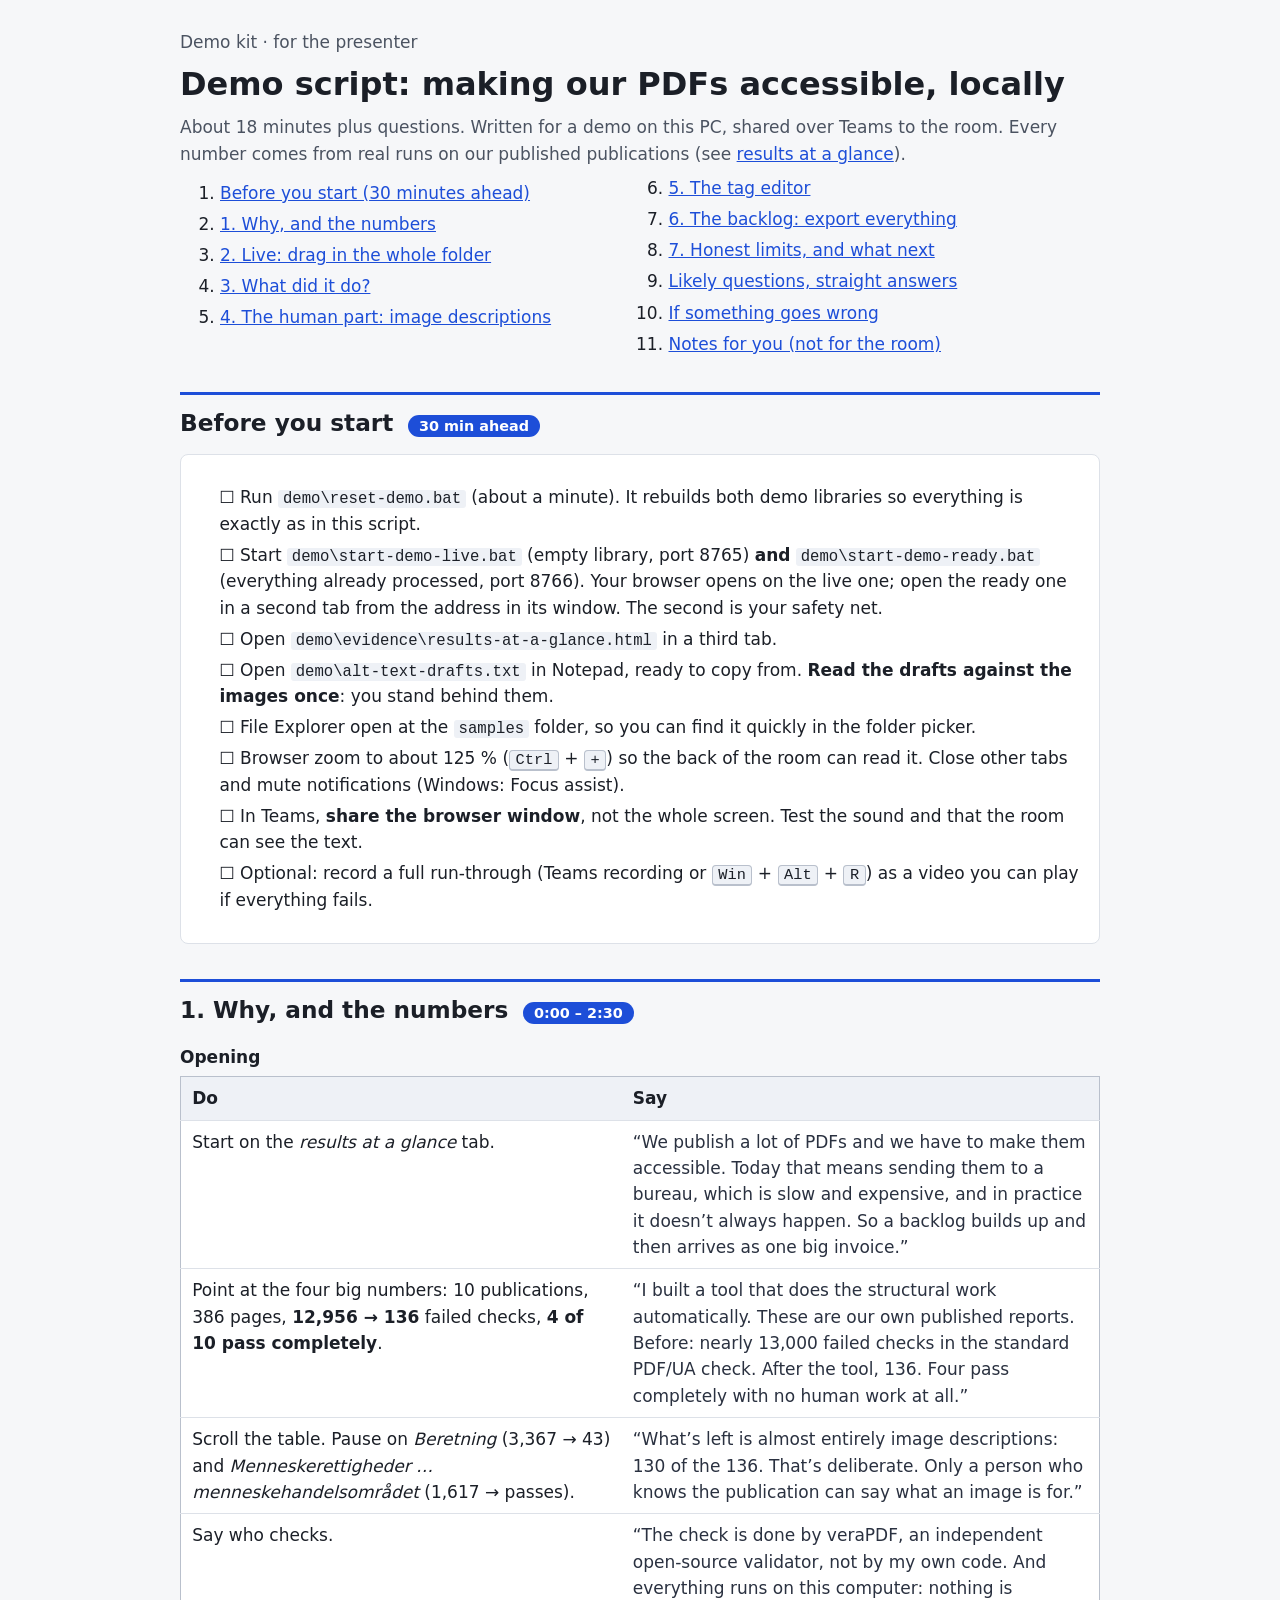
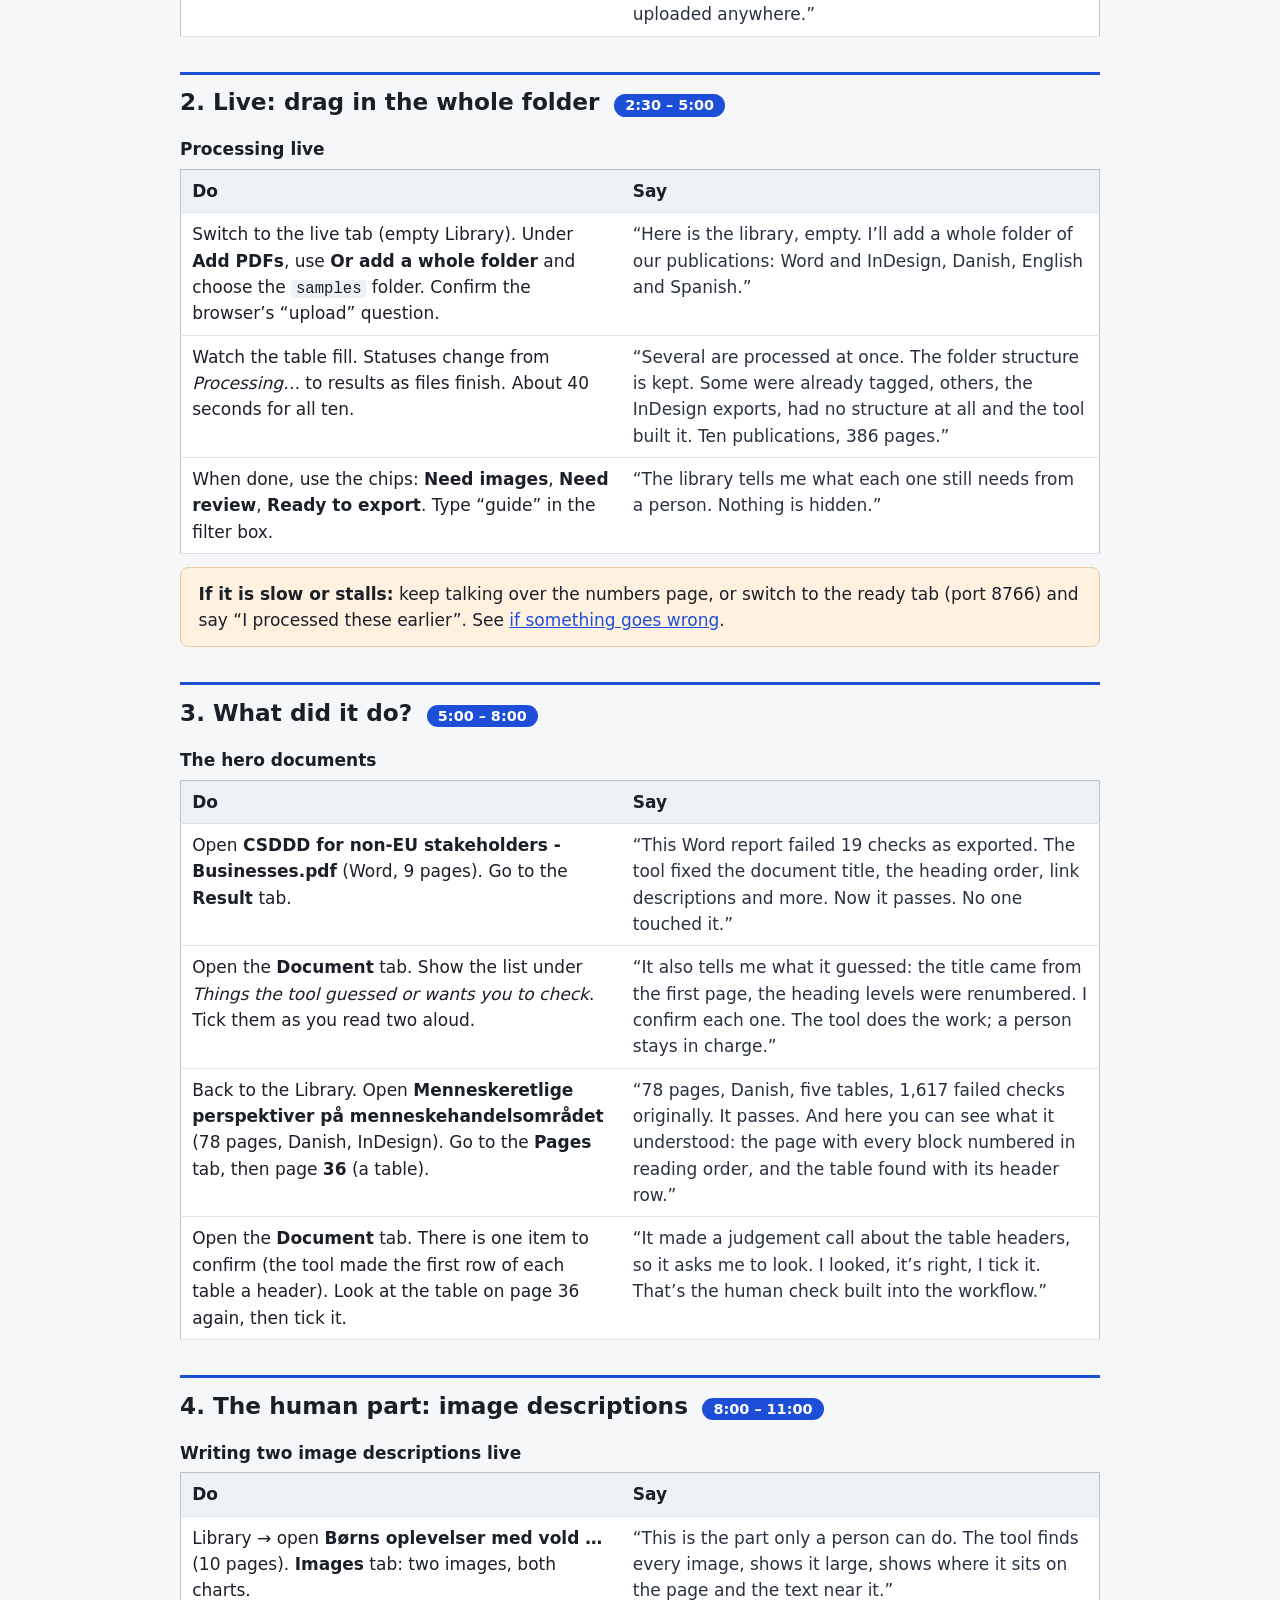
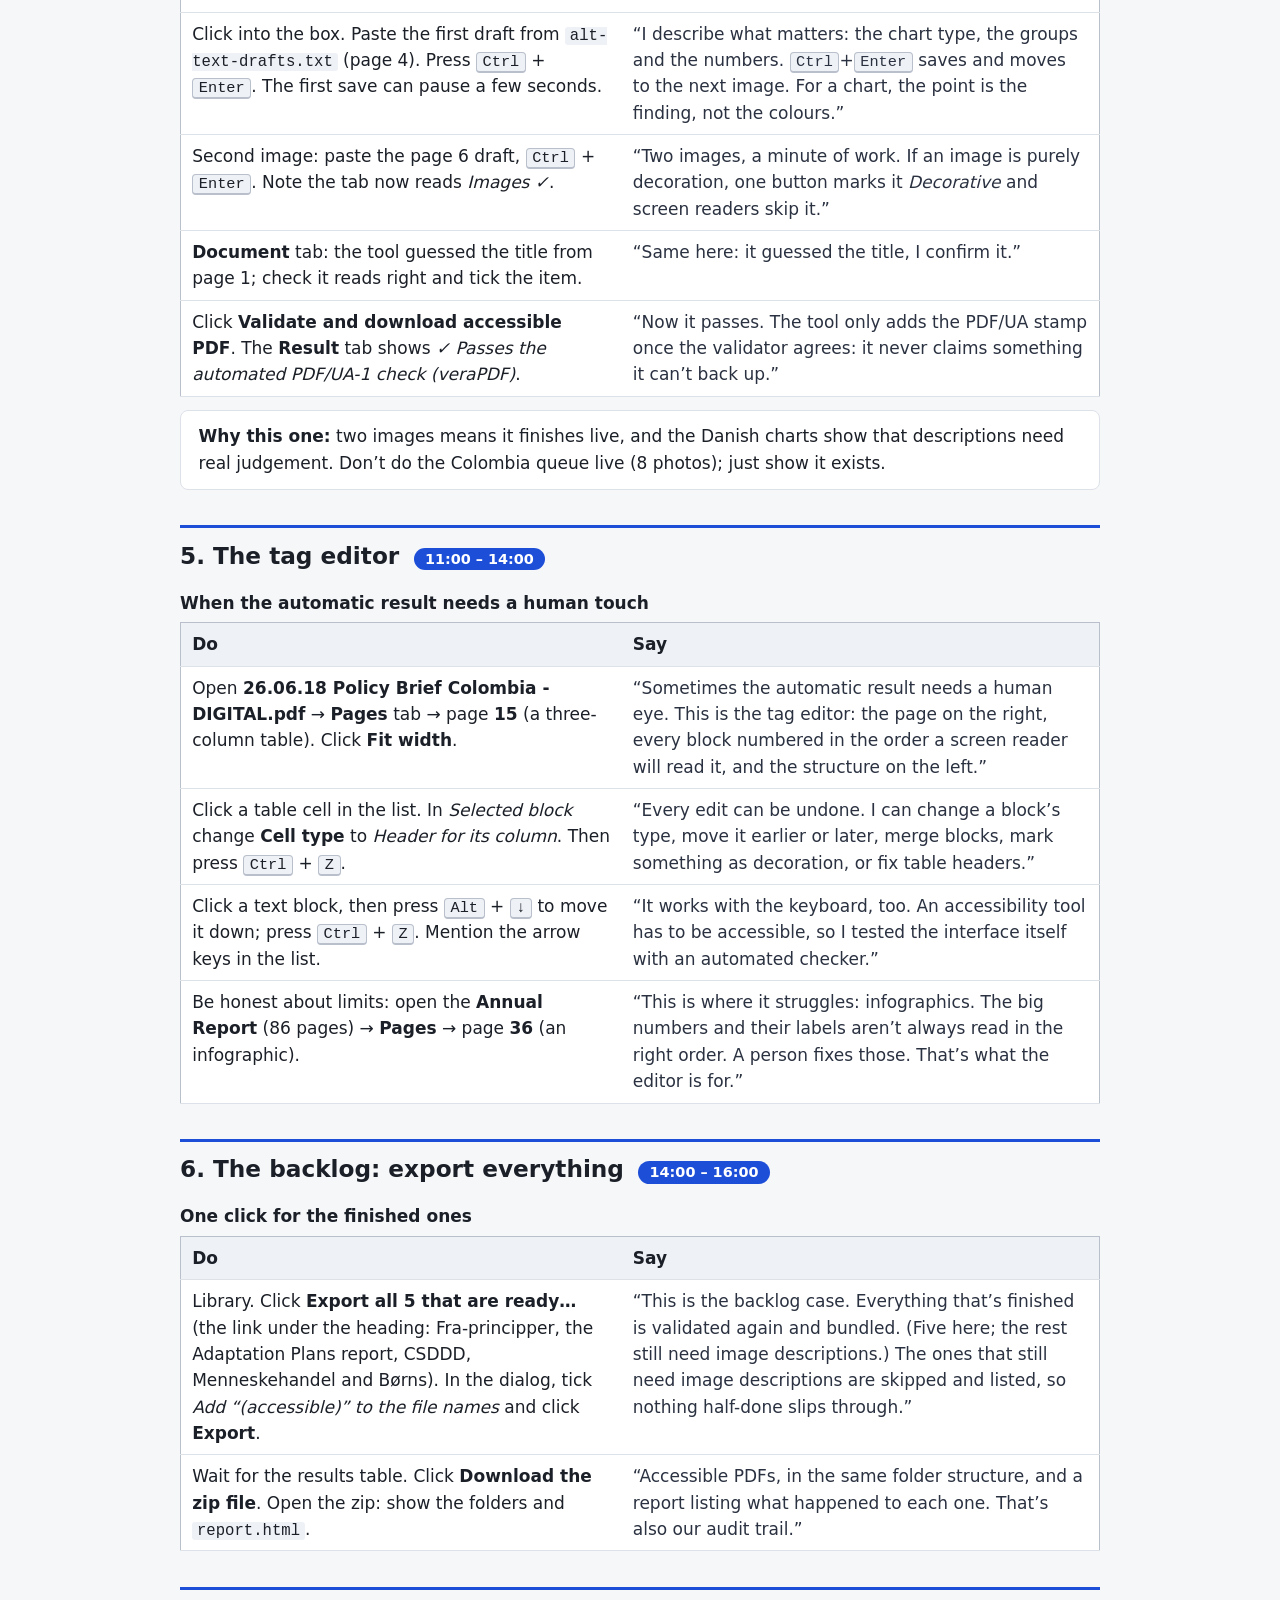
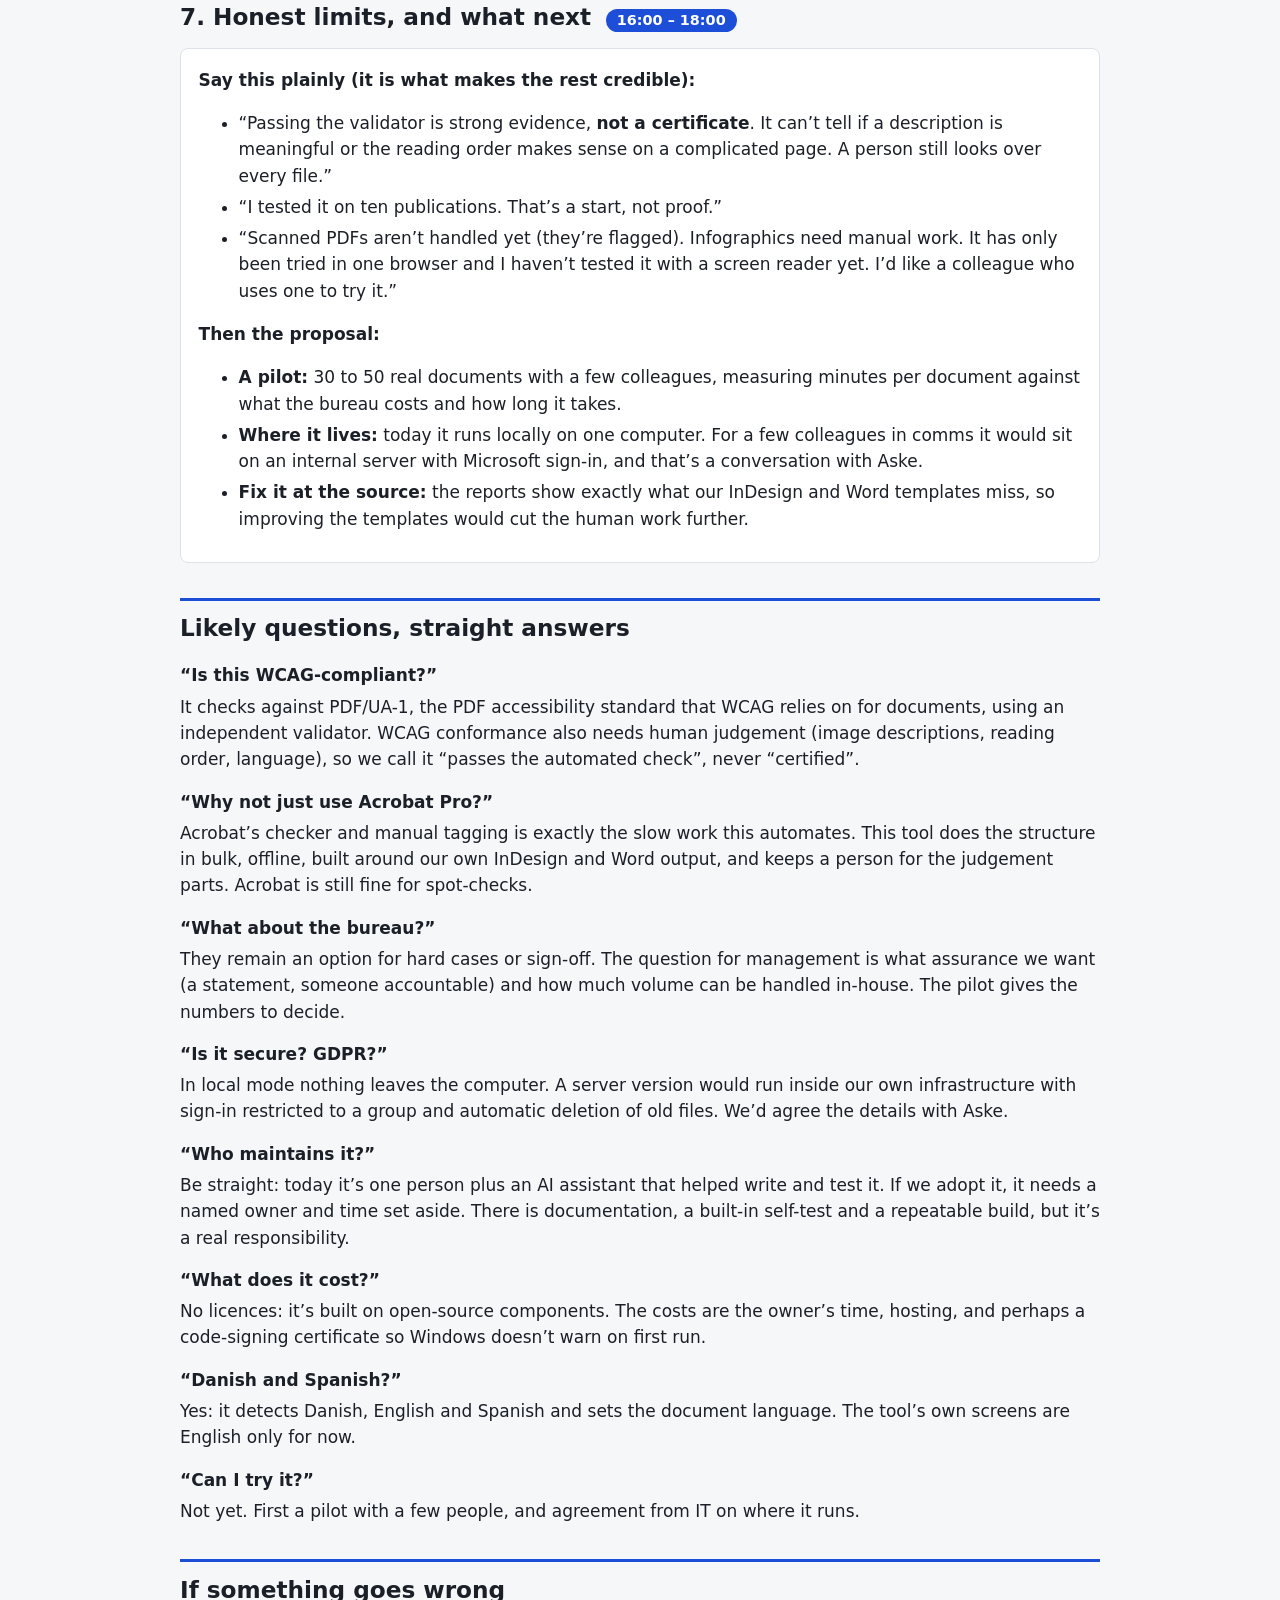
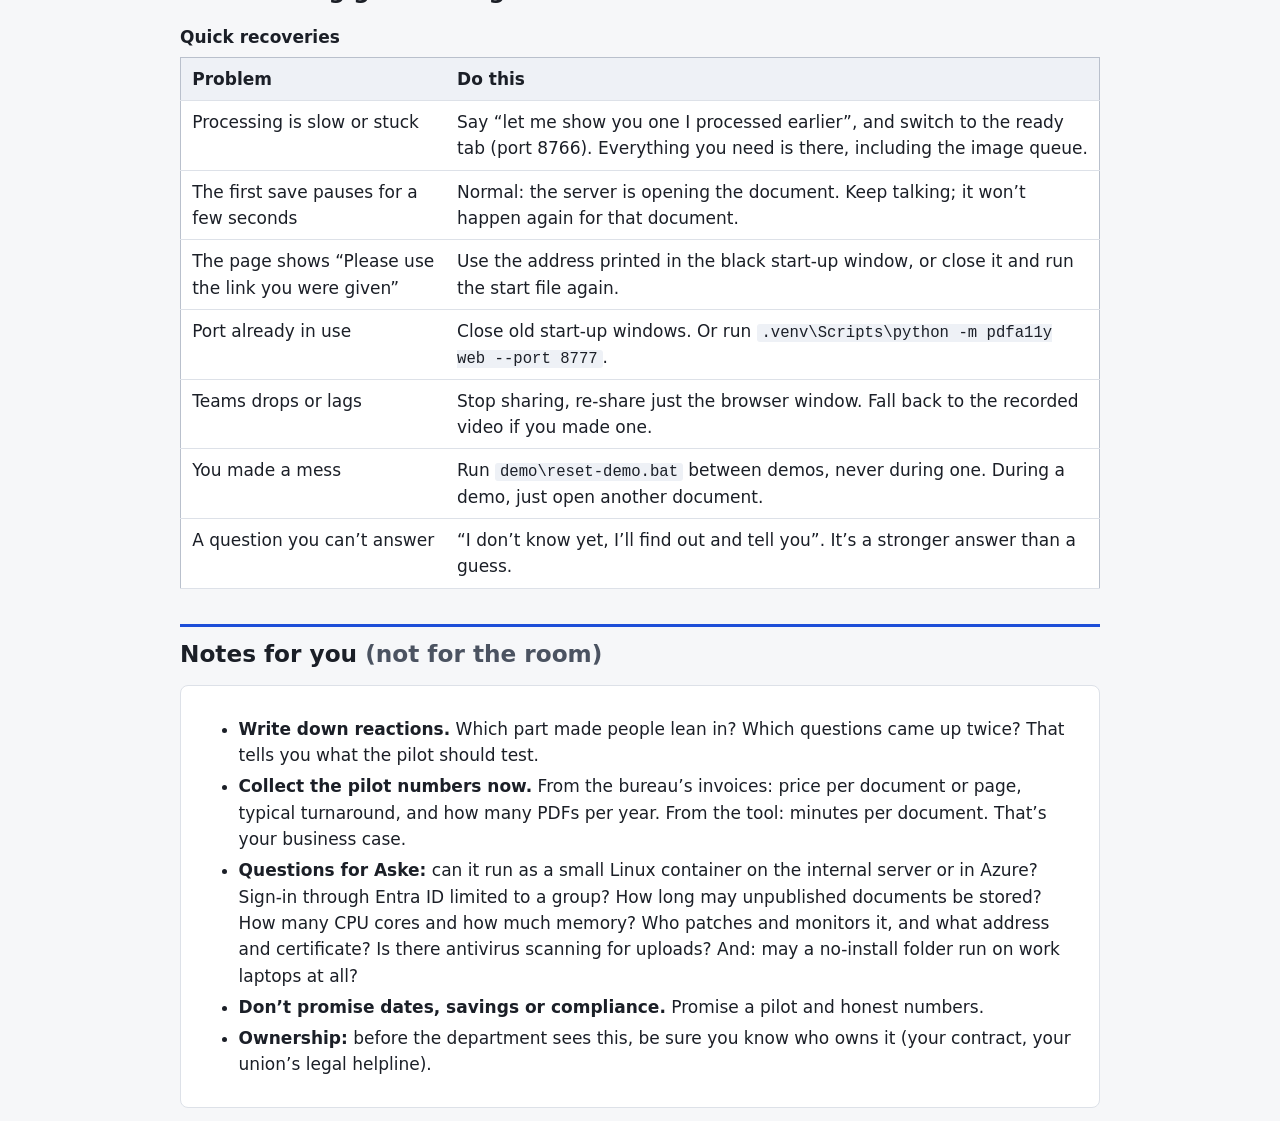
<file: demo/DEMO-SCRIPT.html>
<!doctype html>
<html lang="en">
<head>
<meta charset="utf-8">
<meta name="viewport" content="width=device-width, initial-scale=1">
<title>Demo script · PDF accessibility tool</title>
<style>
:root { --text:#1b1f27; --muted:#4b5361; --line:#b9c0cc; --soft:#dde1e8; --blue:#1d4ed8; --warn:#8a3b0a; --warnbg:#fff1e0; --ok:#166534; --okbg:#e4f4e8; }
* { box-sizing: border-box; }
body { margin:0; font:17px/1.55 "Segoe UI", system-ui, Arial, sans-serif; color:var(--text); background:#f6f7f9; }
header, main { max-width: 960px; margin: 0 auto; padding: 0 1.25rem; }
header { padding-top: 1.5rem; }
h1 { font-size: 2rem; margin: .2rem 0; }
h2 { font-size: 1.45rem; margin: 2.2rem 0 .4rem; padding-top: .6rem; border-top: 3px solid var(--blue); }
h3 { font-size: 1.1rem; margin: 1.4rem 0 .3rem; }
p, li { margin: .3rem 0; }
.muted { color: var(--muted); }
nav ol { columns: 2; margin: .5rem 0 1rem; }
a { color: var(--blue); }
:focus-visible { outline: 3px solid var(--blue); outline-offset: 2px; }
.box { background:#fff; border:1px solid var(--soft); border-radius:8px; padding:.8rem 1.1rem; margin:.8rem 0; }
.warn { background: var(--warnbg); border-color: #e8c9a6; }
.ok { background: var(--okbg); border-color: #b5dcc0; }
.time { display:inline-block; background:var(--blue); color:#fff; border-radius:999px; padding:0 .7rem; font-size:.9rem; font-weight:600; margin-left:.4rem; }
table { width:100%; border-collapse: collapse; background:#fff; border:1px solid var(--line); margin:.6rem 0; }
caption { text-align:left; font-weight:600; padding:.4rem 0; }
th, td { padding:.5rem .7rem; border-bottom:1px solid var(--soft); text-align:left; vertical-align:top; }
thead th { background:#eef1f6; }
td.do { width: 48%; } td.say { width: 52%; color:#2a3140; }
kbd { background:#eef1f6; border:1px solid var(--line); border-bottom-width:2px; border-radius:4px; padding:0 .35rem; font:.9em Consolas, monospace; }
code { background:#eef1f6; padding:0 .3rem; border-radius:3px; font:.92em Consolas, monospace; }
.check li { list-style:none; margin-left:-1.2rem; } .check li::before { content:"☐ "; }
.q { font-weight:700; margin-top:1rem; }
@media print { body { background:#fff; font-size:11pt; } h2 { break-after: avoid; } table, .box { break-inside: avoid; } nav { display:none; } }
</style>
</head>
<body>
<header>
  <p class="muted">Demo kit · for the presenter</p>
  <h1>Demo script: making our PDFs accessible, locally</h1>
  <p class="muted">About 18 minutes plus questions. Written for a demo on this PC, shared over Teams to the room. Every number comes from real runs on our published publications (see <a href="evidence/results-at-a-glance.html">results at a glance</a>).</p>
  <nav aria-label="Contents">
    <ol>
      <li><a href="#prep">Before you start (30 minutes ahead)</a></li>
      <li><a href="#act1">1. Why, and the numbers</a></li>
      <li><a href="#act2">2. Live: drag in the whole folder</a></li>
      <li><a href="#act3">3. What did it do?</a></li>
      <li><a href="#act4">4. The human part: image descriptions</a></li>
      <li><a href="#act5">5. The tag editor</a></li>
      <li><a href="#act6">6. The backlog: export everything</a></li>
      <li><a href="#act7">7. Honest limits, and what next</a></li>
      <li><a href="#qa">Likely questions, straight answers</a></li>
      <li><a href="#wrong">If something goes wrong</a></li>
      <li><a href="#private">Notes for you (not for the room)</a></li>
    </ol>
  </nav>
</header>
<main>

<h2 id="prep">Before you start <span class="time">30 min ahead</span></h2>
<div class="box">
<ul class="check">
  <li>Run <code>demo\reset-demo.bat</code> (about a minute). It rebuilds both demo libraries so everything is exactly as in this script.</li>
  <li>Start <code>demo\start-demo-live.bat</code> (empty library, port 8765) <strong>and</strong> <code>demo\start-demo-ready.bat</code> (everything already processed, port 8766). Your browser opens on the live one; open the ready one in a second tab from the address in its window. The second is your safety net.</li>
  <li>Open <code>demo\evidence\results-at-a-glance.html</code> in a third tab.</li>
  <li>Open <code>demo\alt-text-drafts.txt</code> in Notepad, ready to copy from. <strong>Read the drafts against the images once</strong>: you stand behind them.</li>
  <li>File Explorer open at the <code>samples</code> folder, so you can find it quickly in the folder picker.</li>
  <li>Browser zoom to about 125 % (<kbd>Ctrl</kbd> + <kbd>+</kbd>) so the back of the room can read it. Close other tabs and mute notifications (Windows: Focus assist).</li>
  <li>In Teams, <strong>share the browser window</strong>, not the whole screen. Test the sound and that the room can see the text.</li>
  <li>Optional: record a full run-through (Teams recording or <kbd>Win</kbd> + <kbd>Alt</kbd> + <kbd>R</kbd>) as a video you can play if everything fails.</li>
</ul>
</div>

<h2 id="act1">1. Why, and the numbers <span class="time">0:00 – 2:30</span></h2>
<table>
<caption>Opening</caption>
<thead><tr><th scope="col">Do</th><th scope="col">Say</th></tr></thead>
<tbody>
<tr><td class="do">Start on the <em>results at a glance</em> tab.</td>
<td class="say">“We publish a lot of PDFs and we have to make them accessible. Today that means sending them to a bureau, which is slow and expensive, and in practice it doesn’t always happen. So a backlog builds up and then arrives as one big invoice.”</td></tr>
<tr><td class="do">Point at the four big numbers: 10 publications, 386 pages, <strong>12,956 → 136</strong> failed checks, <strong>4 of 10 pass completely</strong>.</td>
<td class="say">“I built a tool that does the structural work automatically. These are our own published reports. Before: nearly 13,000 failed checks in the standard PDF/UA check. After the tool, 136. Four pass completely with no human work at all.”</td></tr>
<tr><td class="do">Scroll the table. Pause on <em>Beretning</em> (3,367 → 43) and <em>Menneskerettigheder … menneskehandelsområdet</em> (1,617 → passes).</td>
<td class="say">“What’s left is almost entirely image descriptions: 130 of the 136. That’s deliberate. Only a person who knows the publication can say what an image is for.”</td></tr>
<tr><td class="do">Say who checks.</td>
<td class="say">“The check is done by veraPDF, an independent open-source validator, not by my own code. And everything runs on this computer: nothing is uploaded anywhere.”</td></tr>
</tbody></table>

<h2 id="act2">2. Live: drag in the whole folder <span class="time">2:30 – 5:00</span></h2>
<table>
<caption>Processing live</caption>
<thead><tr><th scope="col">Do</th><th scope="col">Say</th></tr></thead>
<tbody>
<tr><td class="do">Switch to the live tab (empty Library). Under <strong>Add PDFs</strong>, use <strong>Or add a whole folder</strong> and choose the <code>samples</code> folder. Confirm the browser’s “upload” question.</td>
<td class="say">“Here is the library, empty. I’ll add a whole folder of our publications: Word and InDesign, Danish, English and Spanish.”</td></tr>
<tr><td class="do">Watch the table fill. Statuses change from <em>Processing…</em> to results as files finish. About 40 seconds for all ten.</td>
<td class="say">“Several are processed at once. The folder structure is kept. Some were already tagged, others, the InDesign exports, had no structure at all and the tool built it. Ten publications, 386 pages.”</td></tr>
<tr><td class="do">When done, use the chips: <strong>Need images</strong>, <strong>Need review</strong>, <strong>Ready to export</strong>. Type “guide” in the filter box.</td>
<td class="say">“The library tells me what each one still needs from a person. Nothing is hidden.”</td></tr>
</tbody></table>
<div class="box warn"><strong>If it is slow or stalls:</strong> keep talking over the numbers page, or switch to the ready tab (port 8766) and say “I processed these earlier”. See <a href="#wrong">if something goes wrong</a>.</div>

<h2 id="act3">3. What did it do? <span class="time">5:00 – 8:00</span></h2>
<table>
<caption>The hero documents</caption>
<thead><tr><th scope="col">Do</th><th scope="col">Say</th></tr></thead>
<tbody>
<tr><td class="do">Open <strong>CSDDD for non-EU stakeholders - Businesses.pdf</strong> (Word, 9 pages). Go to the <strong>Result</strong> tab.</td>
<td class="say">“This Word report failed 19 checks as exported. The tool fixed the document title, the heading order, link descriptions and more. Now it passes. No one touched it.”</td></tr>
<tr><td class="do">Open the <strong>Document</strong> tab. Show the list under <em>Things the tool guessed or wants you to check</em>. Tick them as you read two aloud.</td>
<td class="say">“It also tells me what it guessed: the title came from the first page, the heading levels were renumbered. I confirm each one. The tool does the work; a person stays in charge.”</td></tr>
<tr><td class="do">Back to the Library. Open <strong>Menneskeretlige perspektiver på menneskehandelsområdet</strong> (78 pages, Danish, InDesign). Go to the <strong>Pages</strong> tab, then page <strong>36</strong> (a table).</td>
<td class="say">“78 pages, Danish, five tables, 1,617 failed checks originally. It passes. And here you can see what it understood: the page with every block numbered in reading order, and the table found with its header row.”</td></tr>
<tr><td class="do">Open the <strong>Document</strong> tab. There is one item to confirm (the tool made the first row of each table a header). Look at the table on page 36 again, then tick it.</td>
<td class="say">“It made a judgement call about the table headers, so it asks me to look. I looked, it’s right, I tick it. That’s the human check built into the workflow.”</td></tr>
</tbody></table>

<h2 id="act4">4. The human part: image descriptions <span class="time">8:00 – 11:00</span></h2>
<table>
<caption>Writing two image descriptions live</caption>
<thead><tr><th scope="col">Do</th><th scope="col">Say</th></tr></thead>
<tbody>
<tr><td class="do">Library → open <strong>Børns oplevelser med vold …</strong> (10 pages). <strong>Images</strong> tab: two images, both charts.</td>
<td class="say">“This is the part only a person can do. The tool finds every image, shows it large, shows where it sits on the page and the text near it.”</td></tr>
<tr><td class="do">Click into the box. Paste the first draft from <code>alt-text-drafts.txt</code> (page 4). Press <kbd>Ctrl</kbd> + <kbd>Enter</kbd>. The first save can pause a few seconds.</td>
<td class="say">“I describe what matters: the chart type, the groups and the numbers. <kbd>Ctrl</kbd>+<kbd>Enter</kbd> saves and moves to the next image. For a chart, the point is the finding, not the colours.”</td></tr>
<tr><td class="do">Second image: paste the page 6 draft, <kbd>Ctrl</kbd> + <kbd>Enter</kbd>. Note the tab now reads <em>Images ✓</em>.</td>
<td class="say">“Two images, a minute of work. If an image is purely decoration, one button marks it <em>Decorative</em> and screen readers skip it.”</td></tr>
<tr><td class="do"><strong>Document</strong> tab: the tool guessed the title from page 1; check it reads right and tick the item.</td>
<td class="say">“Same here: it guessed the title, I confirm it.”</td></tr>
<tr><td class="do">Click <strong>Validate and download accessible PDF</strong>. The <strong>Result</strong> tab shows <em>✓ Passes the automated PDF/UA-1 check (veraPDF)</em>.</td>
<td class="say">“Now it passes. The tool only adds the PDF/UA stamp once the validator agrees: it never claims something it can’t back up.”</td></tr>
</tbody></table>
<div class="box"><strong>Why this one:</strong> two images means it finishes live, and the Danish charts show that descriptions need real judgement. Don’t do the Colombia queue live (8 photos); just show it exists.</div>

<h2 id="act5">5. The tag editor <span class="time">11:00 – 14:00</span></h2>
<table>
<caption>When the automatic result needs a human touch</caption>
<thead><tr><th scope="col">Do</th><th scope="col">Say</th></tr></thead>
<tbody>
<tr><td class="do">Open <strong>26.06.18 Policy Brief Colombia - DIGITAL.pdf</strong> → <strong>Pages</strong> tab → page <strong>15</strong> (a three-column table). Click <strong>Fit width</strong>.</td>
<td class="say">“Sometimes the automatic result needs a human eye. This is the tag editor: the page on the right, every block numbered in the order a screen reader will read it, and the structure on the left.”</td></tr>
<tr><td class="do">Click a table cell in the list. In <em>Selected block</em> change <strong>Cell type</strong> to <em>Header for its column</em>. Then press <kbd>Ctrl</kbd> + <kbd>Z</kbd>.</td>
<td class="say">“Every edit can be undone. I can change a block’s type, move it earlier or later, merge blocks, mark something as decoration, or fix table headers.”</td></tr>
<tr><td class="do">Click a text block, then press <kbd>Alt</kbd> + <kbd>↓</kbd> to move it down; press <kbd>Ctrl</kbd> + <kbd>Z</kbd>. Mention the arrow keys in the list.</td>
<td class="say">“It works with the keyboard, too. An accessibility tool has to be accessible, so I tested the interface itself with an automated checker.”</td></tr>
<tr><td class="do">Be honest about limits: open the <strong>Annual Report</strong> (86 pages) → <strong>Pages</strong> → page <strong>36</strong> (an infographic).</td>
<td class="say">“This is where it struggles: infographics. The big numbers and their labels aren’t always read in the right order. A person fixes those. That’s what the editor is for.”</td></tr>
</tbody></table>

<h2 id="act6">6. The backlog: export everything <span class="time">14:00 – 16:00</span></h2>
<table>
<caption>One click for the finished ones</caption>
<thead><tr><th scope="col">Do</th><th scope="col">Say</th></tr></thead>
<tbody>
<tr><td class="do">Library. Click <strong>Export all 5 that are ready…</strong> (the link under the heading: Fra-principper, the Adaptation Plans report, CSDDD, Menneskehandel and Børns). In the dialog, tick <em>Add “(accessible)” to the file names</em> and click <strong>Export</strong>.</td>
<td class="say">“This is the backlog case. Everything that’s finished is validated again and bundled. (Five here; the rest still need image descriptions.) The ones that still need image descriptions are skipped and listed, so nothing half-done slips through.”</td></tr>
<tr><td class="do">Wait for the results table. Click <strong>Download the zip file</strong>. Open the zip: show the folders and <code>report.html</code>.</td>
<td class="say">“Accessible PDFs, in the same folder structure, and a report listing what happened to each one. That’s also our audit trail.”</td></tr>
</tbody></table>

<h2 id="act7">7. Honest limits, and what next <span class="time">16:00 – 18:00</span></h2>
<div class="box">
<p><strong>Say this plainly (it is what makes the rest credible):</strong></p>
<ul>
<li>“Passing the validator is strong evidence, <strong>not a certificate</strong>. It can’t tell if a description is meaningful or the reading order makes sense on a complicated page. A person still looks over every file.”</li>
<li>“I tested it on ten publications. That’s a start, not proof.”</li>
<li>“Scanned PDFs aren’t handled yet (they’re flagged). Infographics need manual work. It has only been tried in one browser and I haven’t tested it with a screen reader yet. I’d like a colleague who uses one to try it.”</li>
</ul>
<p><strong>Then the proposal:</strong></p>
<ul>
<li><strong>A pilot:</strong> 30 to 50 real documents with a few colleagues, measuring minutes per document against what the bureau costs and how long it takes.</li>
<li><strong>Where it lives:</strong> today it runs locally on one computer. For a few colleagues in comms it would sit on an internal server with Microsoft sign-in, and that’s a conversation with Aske.</li>
<li><strong>Fix it at the source:</strong> the reports show exactly what our InDesign and Word templates miss, so improving the templates would cut the human work further.</li>
</ul></div>

<h2 id="qa">Likely questions, straight answers</h2>
<p class="q">“Is this WCAG-compliant?”</p>
<p>It checks against PDF/UA-1, the PDF accessibility standard that WCAG relies on for documents, using an independent validator. WCAG conformance also needs human judgement (image descriptions, reading order, language), so we call it “passes the automated check”, never “certified”.</p>
<p class="q">“Why not just use Acrobat Pro?”</p>
<p>Acrobat’s checker and manual tagging is exactly the slow work this automates. This tool does the structure in bulk, offline, built around our own InDesign and Word output, and keeps a person for the judgement parts. Acrobat is still fine for spot-checks.</p>
<p class="q">“What about the bureau?”</p>
<p>They remain an option for hard cases or sign-off. The question for management is what assurance we want (a statement, someone accountable) and how much volume can be handled in-house. The pilot gives the numbers to decide.</p>
<p class="q">“Is it secure? GDPR?”</p>
<p>In local mode nothing leaves the computer. A server version would run inside our own infrastructure with sign-in restricted to a group and automatic deletion of old files. We’d agree the details with Aske.</p>
<p class="q">“Who maintains it?”</p>
<p>Be straight: today it’s one person plus an AI assistant that helped write and test it. If we adopt it, it needs a named owner and time set aside. There is documentation, a built-in self-test and a repeatable build, but it’s a real responsibility.</p>
<p class="q">“What does it cost?”</p>
<p>No licences: it’s built on open-source components. The costs are the owner’s time, hosting, and perhaps a code-signing certificate so Windows doesn’t warn on first run.</p>
<p class="q">“Danish and Spanish?”</p>
<p>Yes: it detects Danish, English and Spanish and sets the document language. The tool’s own screens are English only for now.</p>
<p class="q">“Can I try it?”</p>
<p>Not yet. First a pilot with a few people, and agreement from IT on where it runs.</p>

<h2 id="wrong">If something goes wrong</h2>
<table>
<caption>Quick recoveries</caption>
<thead><tr><th scope="col">Problem</th><th scope="col">Do this</th></tr></thead>
<tbody>
<tr><td>Processing is slow or stuck</td><td>Say “let me show you one I processed earlier”, and switch to the ready tab (port 8766). Everything you need is there, including the image queue.</td></tr>
<tr><td>The first save pauses for a few seconds</td><td>Normal: the server is opening the document. Keep talking; it won’t happen again for that document.</td></tr>
<tr><td>The page shows “Please use the link you were given”</td><td>Use the address printed in the black start-up window, or close it and run the start file again.</td></tr>
<tr><td>Port already in use</td><td>Close old start-up windows. Or run <code>.venv\Scripts\python -m pdfa11y web --port 8777</code>.</td></tr>
<tr><td>Teams drops or lags</td><td>Stop sharing, re-share just the browser window. Fall back to the recorded video if you made one.</td></tr>
<tr><td>You made a mess</td><td>Run <code>demo\reset-demo.bat</code> between demos, never during one. During a demo, just open another document.</td></tr>
<tr><td>A question you can’t answer</td><td>“I don’t know yet, I’ll find out and tell you”. It’s a stronger answer than a guess.</td></tr>
</tbody></table>

<h2 id="private">Notes for you <span class="muted">(not for the room)</span></h2>
<div class="box">
<ul>
<li><strong>Write down reactions.</strong> Which part made people lean in? Which questions came up twice? That tells you what the pilot should test.</li>
<li><strong>Collect the pilot numbers now.</strong> From the bureau’s invoices: price per document or page, typical turnaround, and how many PDFs per year. From the tool: minutes per document. That’s your business case.</li>
<li><strong>Questions for Aske:</strong> can it run as a small Linux container on the internal server or in Azure? Sign-in through Entra ID limited to a group? How long may unpublished documents be stored? How many CPU cores and how much memory? Who patches and monitors it, and what address and certificate? Is there antivirus scanning for uploads? And: may a no-install folder run on work laptops at all?</li>
<li><strong>Don’t promise dates, savings or compliance.</strong> Promise a pilot and honest numbers.</li>
<li><strong>Ownership:</strong> before the department sees this, be sure you know who owns it (your contract, your union’s legal helpline).</li>
</ul></div>

</main>
</body>
</html>
</file>
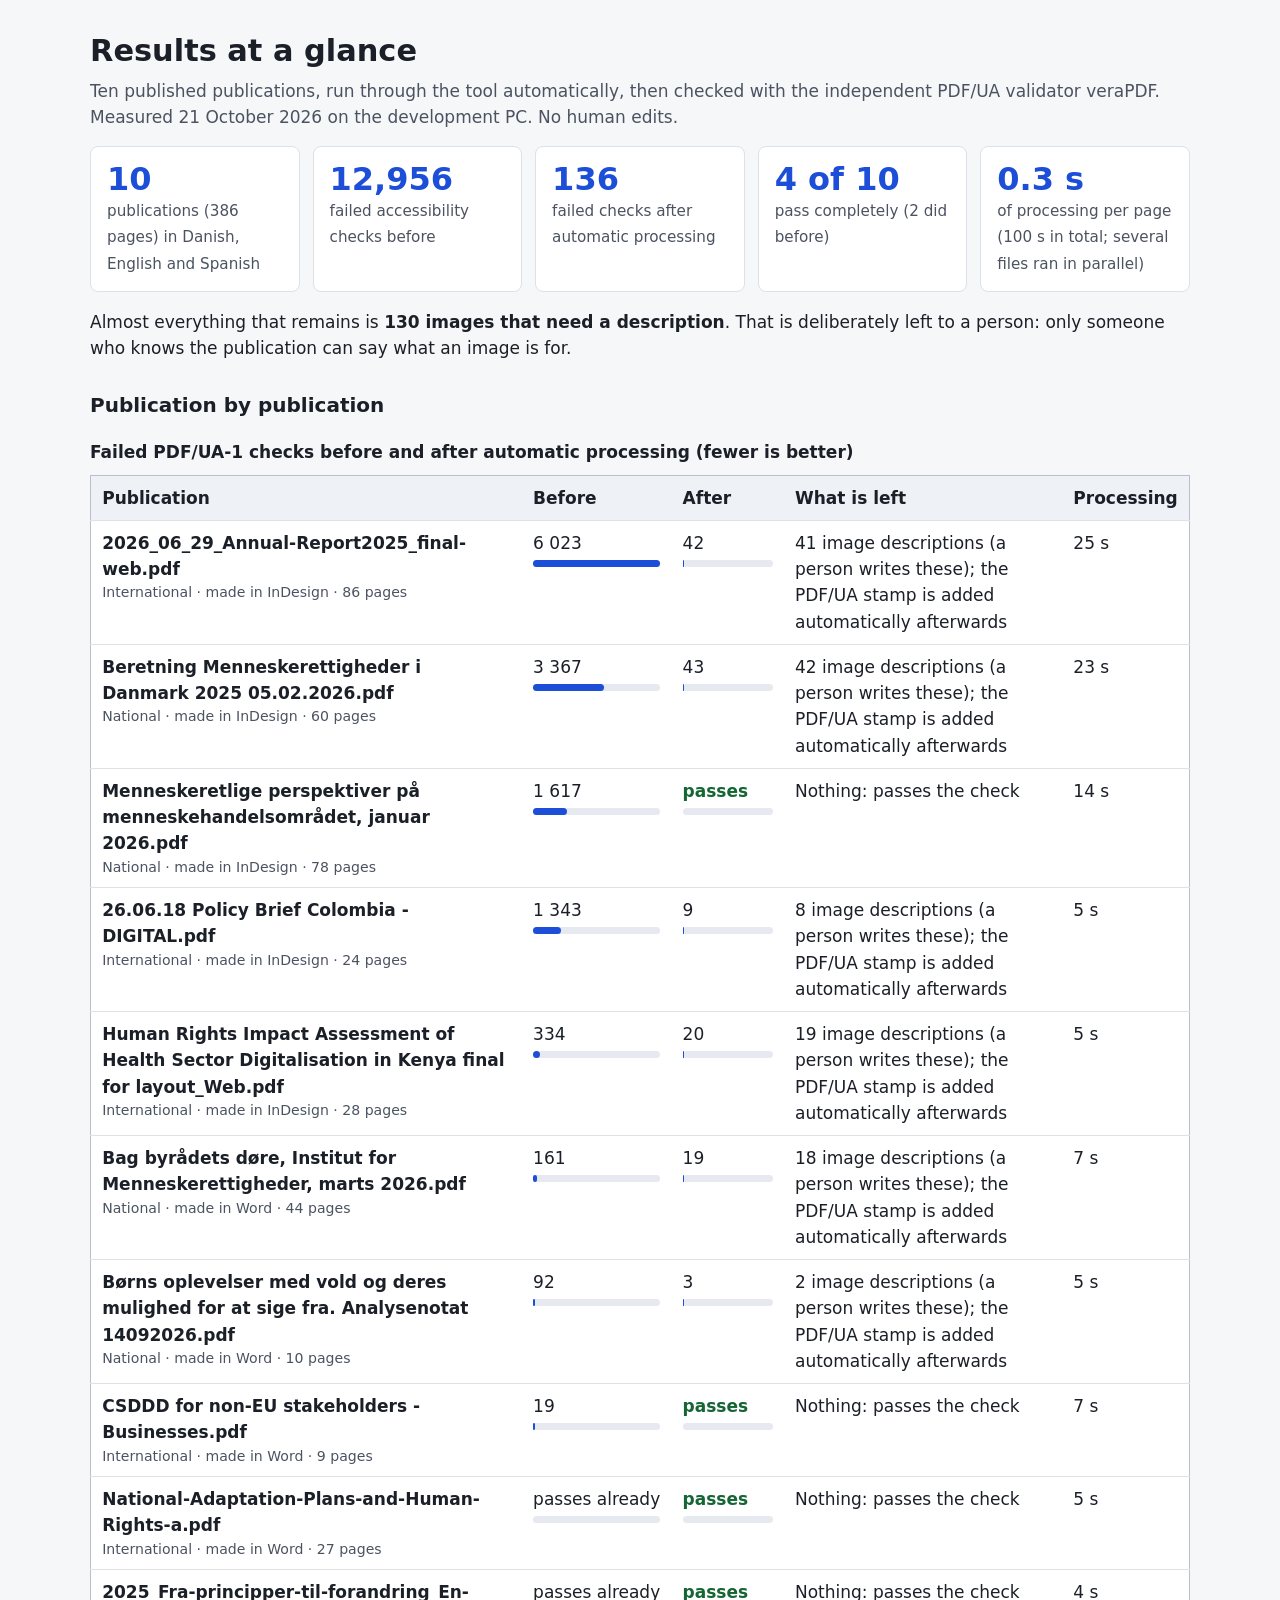
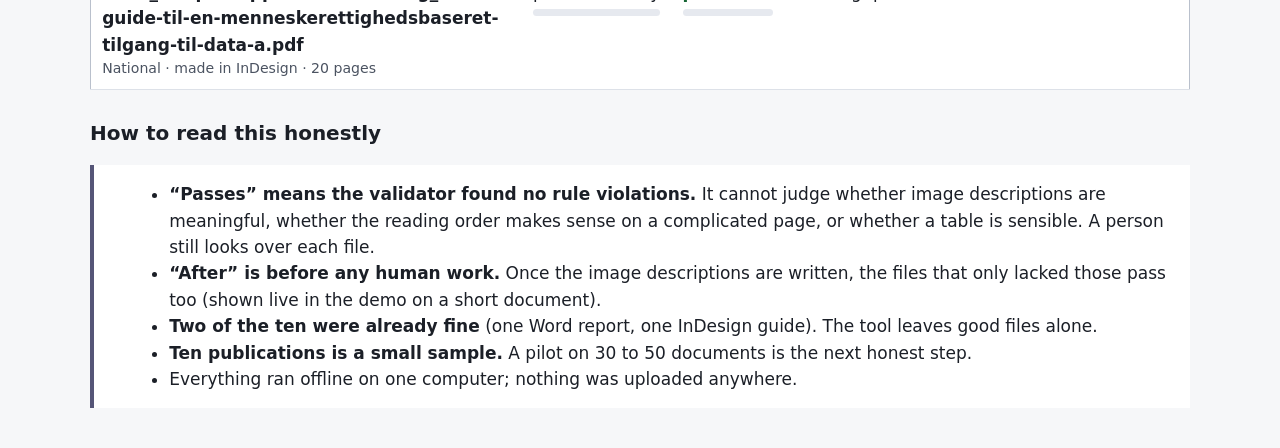
<file: demo/evidence/results-at-a-glance.html>
<!doctype html>
<html lang="en"><head><meta charset="utf-8"><meta name="viewport" content="width=device-width,initial-scale=1">
<title>Results at a glance · PDF accessibility tool</title>
<style>
:root{--text:#1b1f27;--muted:#4b5361;--line:#b9c0cc;--ok:#166534;--okbg:#e4f4e8;--blue:#1d4ed8}
body{font:17px/1.55 "Segoe UI",system-ui,Arial,sans-serif;color:var(--text);margin:0;background:#f6f7f9}
main{max-width:1100px;margin:0 auto;padding:1.5rem}
h1{font-size:1.9rem;margin:.2rem 0} h2{font-size:1.25rem;margin:1.8rem 0 .5rem}
.lead{color:var(--muted);margin:0 0 1rem}
.cards{display:grid;grid-template-columns:repeat(auto-fit,minmax(190px,1fr));gap:.8rem;margin:1rem 0}
.card{background:#fff;border:1px solid #dde1e8;border-radius:8px;padding:.9rem 1rem}
.card b{display:block;font-size:2rem;line-height:1.1;color:var(--blue)} .card span{color:var(--muted);font-size:.95rem}
table{width:100%;border-collapse:collapse;background:#fff;border:1px solid var(--line)}
caption{text-align:left;font-weight:600;padding:.6rem 0}
th,td{padding:.55rem .7rem;border-bottom:1px solid #dde1e8;text-align:left;vertical-align:top}
thead th{background:#eef1f6} .sub{font-weight:400;color:var(--muted);font-size:.88rem}
td.num{white-space:nowrap} td.ok{color:var(--ok);font-weight:700}
.bar{display:block;height:7px;background:#e6e9ef;border-radius:4px;margin-top:4px;min-width:90px}
.bar span{display:block;height:100%;background:#1d4ed8;border-radius:4px}
td.ok .bar span{background:var(--ok)}
.note{background:#fff;border-left:4px solid #557;padding:.7rem 1rem;margin:1rem 0}
ul{margin:.3rem 0 .3rem 1.2rem}
@media print{body{background:#fff} .card,.note{break-inside:avoid}}
</style></head><body><main>
<h1>Results at a glance</h1>
<p class="lead">Ten published publications, run through the tool automatically, then checked with the independent PDF/UA validator veraPDF.
Measured 21 October 2026 on the development PC. No human edits.</p>

<div class="cards" role="list">
  <div class="card" role="listitem"><b>10</b><span>publications (386 pages) in Danish, English and Spanish</span></div>
  <div class="card" role="listitem"><b>12,956</b><span>failed accessibility checks before</span></div>
  <div class="card" role="listitem"><b>136</b><span>failed checks after automatic processing</span></div>
  <div class="card" role="listitem"><b>4 of 10</b><span>pass completely (2 did before)</span></div>
  <div class="card" role="listitem"><b>0.3 s</b><span>of processing per page (100 s in total; several files ran in parallel)</span></div>
</div>

<p>Almost everything that remains is <strong>130 images that need a description</strong>. That is deliberately left to a person:
only someone who knows the publication can say what an image is for.</p>

<h2>Publication by publication</h2>
<table>
<caption>Failed PDF/UA-1 checks before and after automatic processing (fewer is better)</caption>
<thead><tr><th scope="col">Publication</th><th scope="col">Before</th><th scope="col">After</th><th scope="col">What is left</th><th scope="col">Processing</th></tr></thead>
<tbody><tr><th scope='row'>2026_06_29_Annual-Report2025_final-web.pdf<div class='sub'>International · made in InDesign · 86 pages</div></th><td class='num'>6 023<span class="bar" aria-hidden="true"><span style="width:100.0%"></span></span></td><td class='num '>42<span class="bar" aria-hidden="true"><span style="width:1.5%"></span></span></td><td>41 image descriptions (a person writes these); the PDF/UA stamp is added automatically afterwards</td><td class='num'>25 s</td></tr><tr><th scope='row'>Beretning Menneskerettigheder i Danmark 2025 05.02.2026.pdf<div class='sub'>National · made in InDesign · 60 pages</div></th><td class='num'>3 367<span class="bar" aria-hidden="true"><span style="width:55.9%"></span></span></td><td class='num '>43<span class="bar" aria-hidden="true"><span style="width:1.5%"></span></span></td><td>42 image descriptions (a person writes these); the PDF/UA stamp is added automatically afterwards</td><td class='num'>23 s</td></tr><tr><th scope='row'>Menneskeretlige perspektiver på menneskehandelsområdet, januar 2026.pdf<div class='sub'>National · made in InDesign · 78 pages</div></th><td class='num'>1 617<span class="bar" aria-hidden="true"><span style="width:26.8%"></span></span></td><td class='num ok'>passes<span class="bar" aria-hidden="true"><span style="width:0.0%"></span></span></td><td>Nothing: passes the check</td><td class='num'>14 s</td></tr><tr><th scope='row'>26.06.18 Policy Brief Colombia - DIGITAL.pdf<div class='sub'>International · made in InDesign · 24 pages</div></th><td class='num'>1 343<span class="bar" aria-hidden="true"><span style="width:22.3%"></span></span></td><td class='num '>9<span class="bar" aria-hidden="true"><span style="width:1.5%"></span></span></td><td>8 image descriptions (a person writes these); the PDF/UA stamp is added automatically afterwards</td><td class='num'>5 s</td></tr><tr><th scope='row'>Human Rights Impact Assessment of Health Sector Digitalisation in Kenya final for layout_Web.pdf<div class='sub'>International · made in InDesign · 28 pages</div></th><td class='num'>334<span class="bar" aria-hidden="true"><span style="width:5.5%"></span></span></td><td class='num '>20<span class="bar" aria-hidden="true"><span style="width:1.5%"></span></span></td><td>19 image descriptions (a person writes these); the PDF/UA stamp is added automatically afterwards</td><td class='num'>5 s</td></tr><tr><th scope='row'>Bag byrådets døre, Institut for Menneskerettigheder, marts 2026.pdf<div class='sub'>National · made in Word · 44 pages</div></th><td class='num'>161<span class="bar" aria-hidden="true"><span style="width:2.7%"></span></span></td><td class='num '>19<span class="bar" aria-hidden="true"><span style="width:1.5%"></span></span></td><td>18 image descriptions (a person writes these); the PDF/UA stamp is added automatically afterwards</td><td class='num'>7 s</td></tr><tr><th scope='row'>Børns oplevelser med vold og deres mulighed for at sige fra. Analysenotat 14092026.pdf<div class='sub'>National · made in Word · 10 pages</div></th><td class='num'>92<span class="bar" aria-hidden="true"><span style="width:1.5%"></span></span></td><td class='num '>3<span class="bar" aria-hidden="true"><span style="width:1.5%"></span></span></td><td>2 image descriptions (a person writes these); the PDF/UA stamp is added automatically afterwards</td><td class='num'>5 s</td></tr><tr><th scope='row'>CSDDD for non-EU stakeholders - Businesses.pdf<div class='sub'>International · made in Word · 9 pages</div></th><td class='num'>19<span class="bar" aria-hidden="true"><span style="width:1.5%"></span></span></td><td class='num ok'>passes<span class="bar" aria-hidden="true"><span style="width:0.0%"></span></span></td><td>Nothing: passes the check</td><td class='num'>7 s</td></tr><tr><th scope='row'>National-Adaptation-Plans-and-Human-Rights-a.pdf<div class='sub'>International · made in Word · 27 pages</div></th><td class='num'>passes already<span class="bar" aria-hidden="true"><span style="width:0.0%"></span></span></td><td class='num ok'>passes<span class="bar" aria-hidden="true"><span style="width:0.0%"></span></span></td><td>Nothing: passes the check</td><td class='num'>5 s</td></tr><tr><th scope='row'>2025_Fra-principper-til-forandring_En-guide-til-en-menneskerettighedsbaseret-tilgang-til-data-a.pdf<div class='sub'>National · made in InDesign · 20 pages</div></th><td class='num'>passes already<span class="bar" aria-hidden="true"><span style="width:0.0%"></span></span></td><td class='num ok'>passes<span class="bar" aria-hidden="true"><span style="width:0.0%"></span></span></td><td>Nothing: passes the check</td><td class='num'>4 s</td></tr></tbody></table>

<h2>How to read this honestly</h2>
<div class="note">
<ul>
<li><strong>“Passes” means the validator found no rule violations.</strong> It cannot judge whether image descriptions are meaningful,
whether the reading order makes sense on a complicated page, or whether a table is sensible. A person still looks over each file.</li>
<li><strong>“After” is before any human work.</strong> Once the image descriptions are written, the files that only lacked those pass too
(shown live in the demo on a short document).</li>
<li><strong>Two of the ten were already fine</strong> (one Word report, one InDesign guide). The tool leaves good files alone.</li>
<li><strong>Ten publications is a small sample.</strong> A pilot on 30 to 50 documents is the next honest step.</li>
<li>Everything ran offline on one computer; nothing was uploaded anywhere.</li>
</ul></div>
</main></body></html>
</file>
